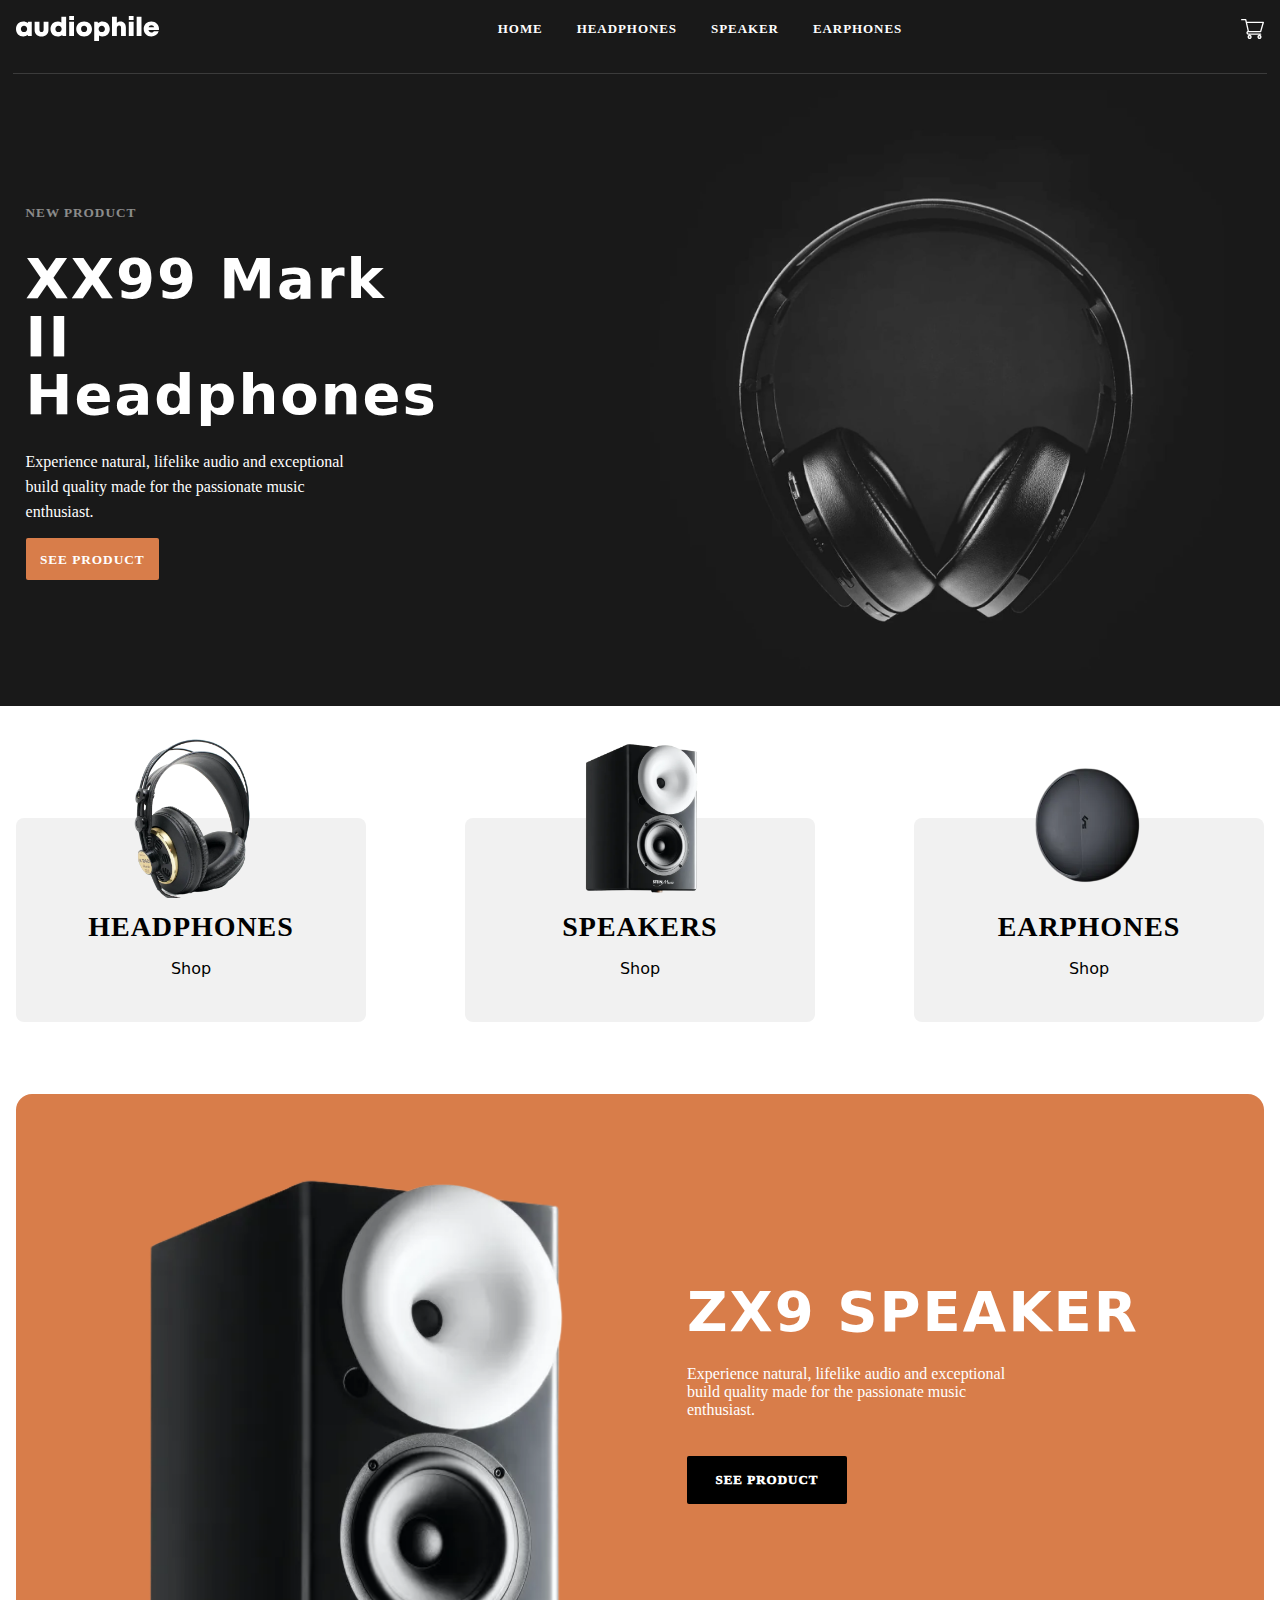
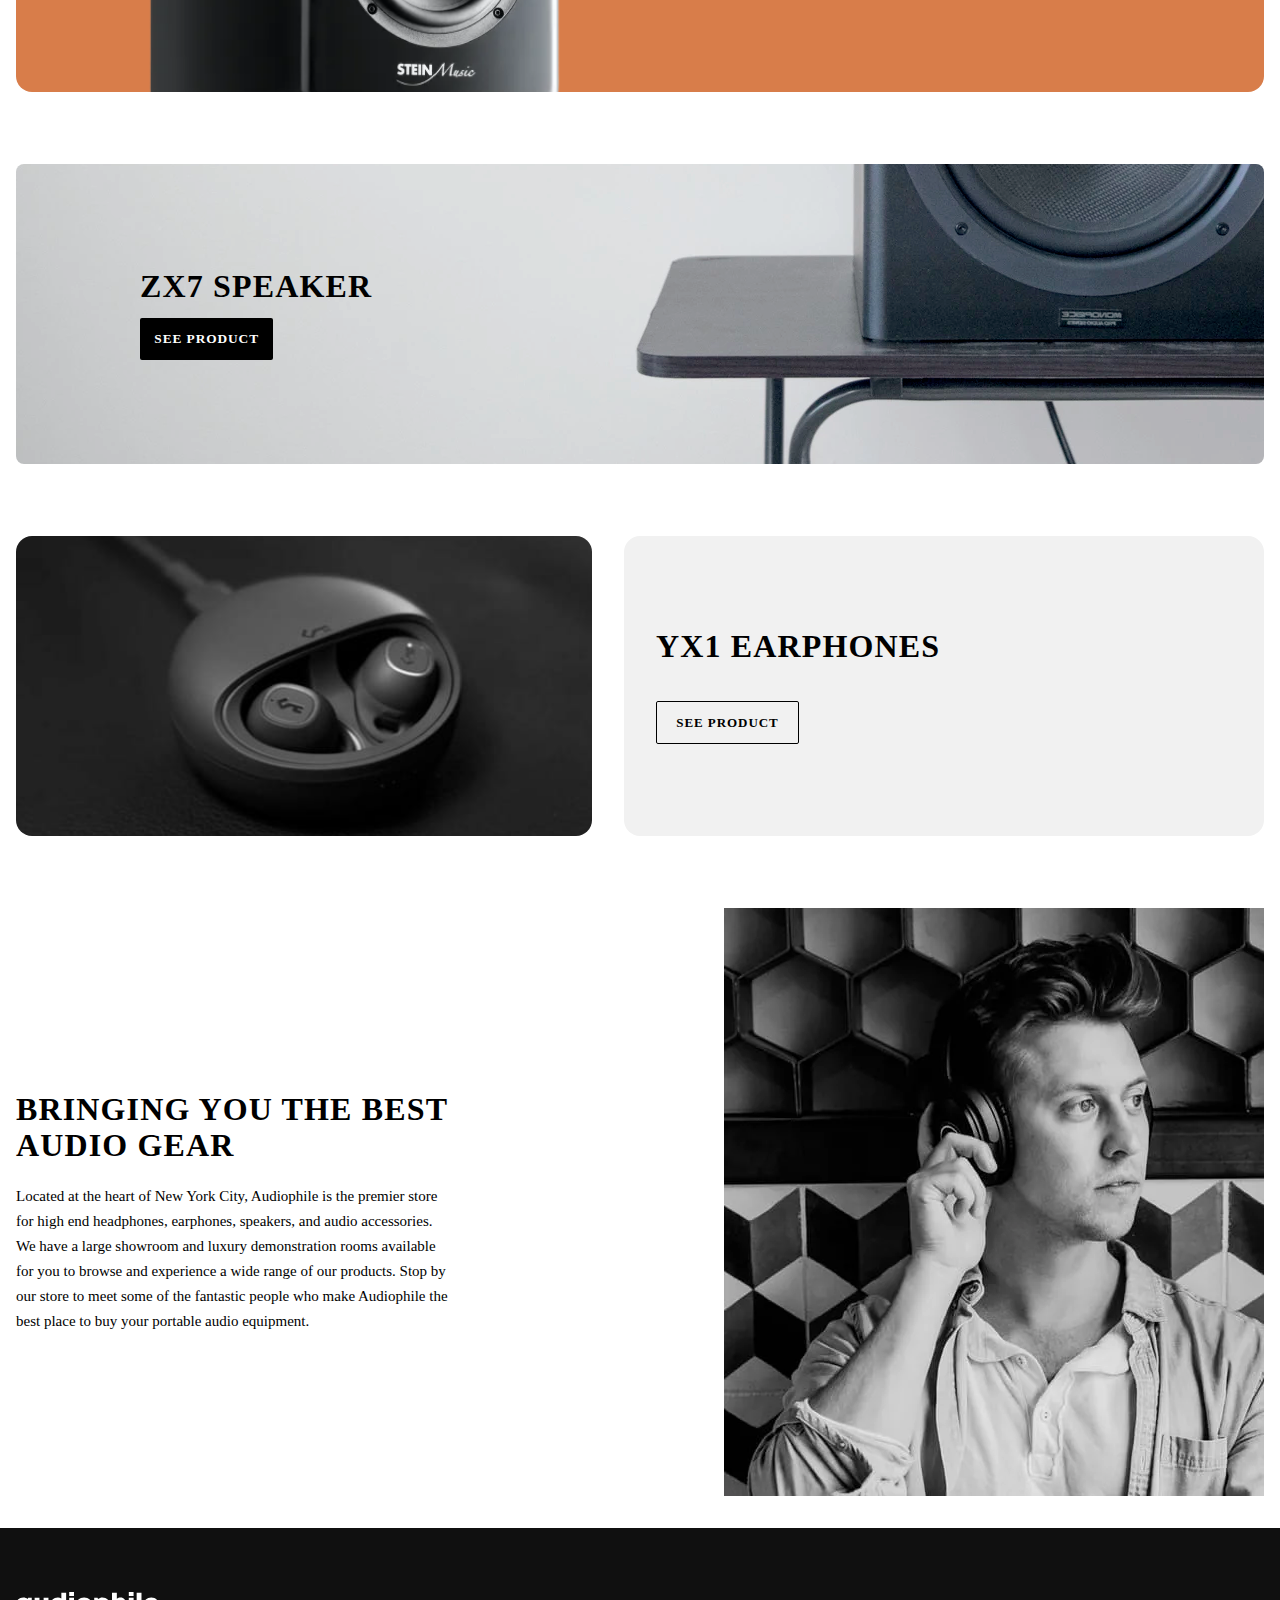
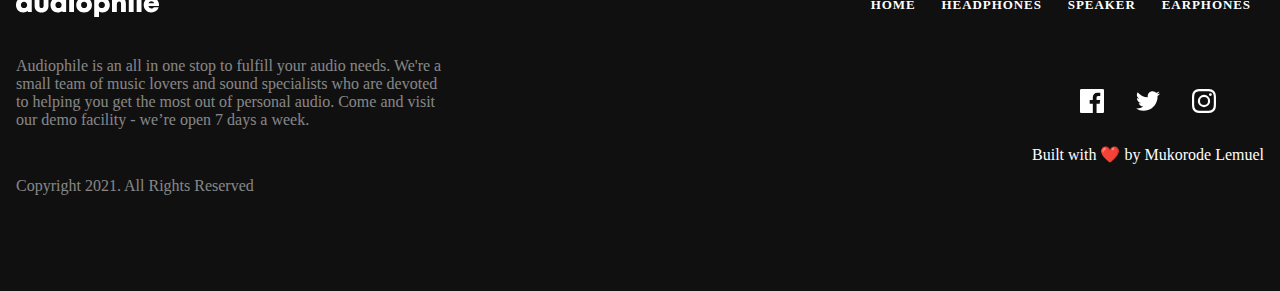
<file: index.html>
<!DOCTYPE html>
<html lang="en">
<head>
    <meta charset="UTF-8">
    <meta name="viewport" content="width=device-width, initial-scale=1.0">
    <title>Asto Commerce</title>
    <link rel="stylesheet" href="style.css" >
    <link rel="preconnect" href="https://fonts.googleapis.com">
    <link rel="preconnect" href="https://fonts.gstatic.com" crossorigin>
    <link href="https://fonts.googleapis.com/css2?family=Arimo:ital,wght@0,400..700;1,400..700&family=Barlow:ital,wght@0,100;0,200;0,300;0,400;0,500;0,600;0,700;0,800;0,900;1,100;1,200;1,300;1,400;1,500;1,600;1,700;1,800;1,900&family=Fraunces:ital,opsz,wght@0,9..144,100..900;1,9..144,100..900&family=Inter:wght@100..900&family=League+Spartan:wght@100..900&family=Lora:ital@1&family=Manrope:wght@200..800&family=Outfit:wght@100;200;300&family=Sora:wght@100..800&display=swap" rel="stylesheet">
</head>
<body>
    <div id="modal" >
        <div id="modal-bg" ></div>
        <div id="modal-view" >
            <div class="flex cart-ctrl"><span>Cart (3)</span> <span>Remove all</span></div>
            
            <div class="flex flex-column"  id="cart-items" >
                <div class="flex cart-item" >
                    <div class="flex">
                        <img src="images/image-category-page-preview_002.jpg" >

                        <div class="" >
                            <div class="" >XX59</div> 
                            <div class="" >$ 899</div>
                        </div>
                    </div>
                    <div class="" >
                        <input type="number" value="1" >
                    </div>
                </div>
                <div class="flex cart-item" >
                    <div class="flex" >
                        <img src="images/image-category-page-preview.jpg" >

                        <div class="" >
                            <div class="" >XX99 MK II</div> 
                            <div class="" >$ 2,999</div>
                        </div>
                    </div>

                    <div class="" >
                        <input type="number" value="1" >
                    </div>
                </div>
                <div class="flex cart-item" >
                    <div class="flex" >
                        <img src="images/image-category-page-preview_003.jpg" >

                        <div class="" >
                            <div class="" >YX1</div> 
                            <div class="" >$ 599</div>
                        </div>
                    </div>

                    <div class="" >
                        <input type="number" value="1" >
                    </div>
                </div>
                <div class="flex total" ><span>Total</span> <span>$ 5,396</span></div>
                <div class="flex" >
                    <button class="btn serif">Checkout</button>
                </div>
            </div>
        </div>
    </div>
    <main>
        <header class="flex" >
            <img src="images/logo.ad23a5d0_aDOKI.svg" alt="logo" >
            <nav class="bgs flex" >
                <a href="" >Home</a>
                <a href="" >Headphones</a>
                <a href="" >Speaker</a>
                <a href="" >Earphones</a>
            </nav>
            <img id="cart-btn" src="images/icon-cart.5bafe753_1COaOQ.svg" alt="cart" >
        </header>
        <div class="line" ></div>
        <nav class="sms flex serif" >
            <a href="" >Home</a>
            <a href="" >Headphones</a>
            <a href="" >Speaker</a>
            <a href="" >Earphones</a>
        </nav>

        <section class="in-main flex">
            <div class="flex">
                <h5 class="serif" >NEW PRODUCT</h5>
                <div style='width: 396px;' ><h1>XX99 Mark II Headphones</h1></div>
                <span style='width: 349px;' class="serif" >Experience natural, lifelike audio and exceptional build quality made for the passionate music enthusiast.</span>
                <button class="btn serif" >See Product</button>
            </div>
        </section>
    </main>


    <div id="container" class="flex" >
        <section class="flex sect">
            <div class='item flex' >
                <img width=350 height=204 src="images/headphone.1914ea3b_11SD13.webp" >
                <h2 class="serif" >Headphones</h2>
                <span>Shop</span>
            </div> 

            <div class='item flex' >
                <img width=350 height=204 src="images/speaker.0da4be20_2vGkD1.webp" >
                <h2 class="serif" >Speakers</h2>
                <span>Shop</span>
            </div> 
            
            <div class='item flex' >
                <img class='sml-img' src="images/earphone.1516cd1d_2vuL3z.webp" >
                <h2 class="serif" >Earphones</h2>
                <span>Shop</span>
            </div> 
        </section>

        <section class="orange-sect sect flex">
            <img height="548" width="456" src="images/speaker.0da4be20_2vGkD1.webp" >
            <div class="flex" >
                <h1>ZX9 SPEAKER</h1>
                <span style='width: 349px;' >Experience natural, lifelike audio and exceptional build quality made for the passionate music enthusiast.</span>
                <button class="btn black serif">
                    See product
                </button>
            </div>
        </section>

        <section class="gray-sect sect flex">
            <div>
                <h1>ZX7 SPEAKER</h1>
                <button class="btn black serif" >See product</button>
            </div>
        </section>

        <section class="black-sect sect flex" >
            <div></div>
            <div class="flex" >
                <h1>YX1 EARPHONES</h1>
                <button class="btn transparent serif" >See product</button>
            </div>
        </section>
    
        <section class="transparent-sect sect flex" >
            <img src="images/image-best-gear.eec6124f_172pLe.webp">
            <div>
                <h1>BRINGING YOU THE BEST AUDIO GEAR</h1>
                <span>Located at the heart of New York City, Audiophile is the premier store for high end headphones, earphones, speakers, and audio accessories. We have a large showroom and luxury demonstration rooms available for you to browse and experience a wide range of our products. Stop by our store to meet some of the fantastic people who make Audiophile the best place to buy your portable audio equipment.</span>
            </div>
        </section>
    </div>

    <footer class="flex" >
        <div class="flex">
            <img height=25 width=143 src="images/logo.ad23a5d0_aDOKI.svg" alt="logo" >
            <nav class="flex" >
                <a href="" >Home</a>
                <a href="" >Headphones</a>
                <a href="" >Speaker</a>
                <a href="" >Earphones</a>
            </nav>
        </div>

        <div class="flex" >
            <div class="flex grays" >
                <span>
                    Audiophile is an all in one stop to fulfill your audio needs. We're a small team of music lovers and sound specialists who are devoted to helping you get the most out of personal audio. Come and visit our demo facility - we’re open 7 days a week.
                </span>
                <span>
                    Copyright 2021. All Rights Reserved
                </span>
            </div>
            <div class="flex" >
               <div class="flex socials">
                    <img src="images/icon-facebook.4e7e7f56_ZR9FL3.svg" >
                    <img src="images/icon-twitter.f5e49159_Z19dz7K.svg" >
                    <img src="images/icon-instagram.25ecd746_Z1JFDqO.svg" >
                </div>
                <span>Built with ❤️ by Mukorode Lemuel</span>
            </div>
        </div>
    </footer>
    <script src="app.js" ></script>
</body>
</html>
</file>
<file: style.css>
body{
margin:0;
}

:root {
    --primary: #d87d4a;
    --dark: #101010;
    --evening: #0e0e0e;
    --night: #000;
    --gray: #f1f1f1;
    --off-white: #fafafa;
    --white: #fff;
    --dim-white: rgb(255, 255, 255, .5);
    --primary-light: #fbaf85;
    --apple-font: ui-sans-serif,system-ui,-apple-system,BlinkMacSystemFont,Segoe UI,Roboto,Helvetica Neue,Arial,Noto Sans,sans-serif,"Apple Color Emoji","Segoe UI Emoji",Segoe UI Symbol,"Noto Color Emoji";
}

*{
    box-sizing:border-box;
}

.w-\[349px\] {
    width: 349px;
}

.flex{
    display:flex;
    gap:0.5em;
    justify-content: center;
}

.flex-column{
    flex-direction:column;
}

#modal-view .total{
    justify-content: space-between;
    font-size:1.125rem;
    font-weight:700;
    text-transform: uppercase;
    margin-top:1em;
}   

.btn{
    background:var(--primary);
    border:0;
    color:#fff;
    padding:0.65em 0.8em;
    border-radius:0.15em;
    margin-top:1em;
    width:10em;
    
    text-align:center;
    text-transform: uppercase;
    cursor: pointer;
}

.black.btn{
    background:#000;
}

.transparent.btn{
    background-color: transparent;
    border:1px solid;
    color:#000;
    font-size: .8125rem;
    width:11em;
}

.transparent.btn:hover{
    background-color: #000;
    color:#fff;
}

a{
    color:inherit;
    text-decoration: none;
}

main{
    background:#191919;
    color:#fff;
    padding-bottom:1em;
}

header{
    justify-content: space-between !important;
    align-items:center;
    padding:1em;
    z-index:3;
    position:relative;
}

.serif{
    font-family:serif;
    font-feature-settings: normal;
    font-variation-settings: normal;
    font-weight: 700;
    font-style: normal;
    font-weight: 700;
    line-height: 1.5625rem;
    letter-spacing: .05806rem;
}

nav.flex{
    gap:34px;
    padding:0 1em;
    font-weight:1000;
    text-transform: uppercase;
    font-size: .8125rem;
    font-style: normal;
    font-weight: 700;
    line-height: 1.5625rem;
    letter-spacing: .05806rem;
}

nav.sms{
    flex-wrap:wrap;
}

.line{
    height:1px;
    width:98%;
    margin:1em 1%;
    background:#3b3b3b;
}

section.in-main{
    background-image: url("images/image-header.jpg");
    min-height: 600px;
    background-size: contain;
    background-position: center;
    background-repeat: no-repeat;
    margin:0;
    color:#fff;
    align-items:center;
    padding:0 5%;
    text-align: center;
    justify-content: center !important;
}

section.in-main > div{
    flex-direction:column;
    align-items:center;
}

section.in-main > div > *{
    margin: 0.2em 0;
}

section.in-main > div > h5{
    color:rgba(255, 255, 255, 0.5);
}

section.in-main > div h1{
    font-size: 3.5rem;
    font-style: normal;
    font-weight: 700;
    line-height: 3.625rem;
    letter-spacing: .125rem;
    margin: 0.2em 0;
    font-family: var(--apple-font);
}

section.in-main > div > span{
    font-weight:200;
    letter-spacing: 0rem;
}


section.in-main > img{
   flex:1.5;
   width:70%;
}

.bgs{
    display:none;
}

.sect{
    margin: 32px 16px;
    border-radius: 8px;
    border-radius: 1em;
    max-width:736px;
    width:calc(100% - (16px*2));
}

#container{
    align-items: center;
    flex-direction: column;
}

.sect{
    margin:10%;
    flex-direction:column;
    align-items: center;
    gap: 2rem;
}

.item{
    background:var(--gray);
    flex-direction: column;
    padding:4em 2em 1em;
    justify-content: center;
    align-items: center;
    position: relative;
    width: 350px;
    height:204px;
    gap:16px;
    border-radius: 8px;
    margin-top:5em;
}

.item img{
    width: 122.947px;
    height: 160px;
    position:absolute;
    top:-80px;
}

.item .sml-img{
    height:160px;
    width:160px;
}

.item h2{
    text-transform: uppercase;
    font-size: 1.75rem;
    font-style: normal;
    font-weight: 700;
    line-height: normal;
    margin:0;
}

.item span{
    font-family: var(--apple-font);
}

.orange-sect{
    background:var(--primary);
    padding: 64px 24px;
}
.orange-sect, .orange-sect > div{
    justify-content: center;
    align-items: center;
    flex-direction: column;
    color:#fff;
    text-align:center;
    margin: 0 16px;
    gap: 24px;
}

.orange-sect h1{
    font-family: var(--apple-font);
    font-size: 3.5rem;
    font-style: normal;
    font-weight: 700;
    line-height: 3.625rem;
    letter-spacing: .125rem;
    margin:0;
}

.orange-sect img{
    position:static;
    width: 172.248px;
    height: 207px;
}

.orange-sect .btn{
    font-weight:1000;
    font-size: 1rem;
    height:3rem;
    display:flex;
    align-items: center;
    justify-content: center;
    font-size: .8125rem;
    letter-spacing: .0625rem;
    width:10rem;
}

.gray-sect{
    background-image:url("images/speaker-on-table-bg.png");
    height: 300px;
    border-radius: 8px;
    background-position-y: 0%;
    background-repeat: repeat;
    background-position-y: -750px;
    background-repeat: no-repeat;
    align-items: center;
    padding: 34px 124px;
    flex-direction: column;
    justify-content: center;
    align-items: center;
    gap:0.5em;
}

.gray-sect h1{
    margin:0;
    font-size: 2rem;
    font-style: normal;
    font-weight: 700;
    line-height: 2.25rem;
    letter-spacing: .07144rem;
}

.black-sect{
    flex-direction: column;
    gap:2rem !important;
}

.black-sect > div:first-child{
    background-image: url("images/image-earphones-yx1.jpg");
    height: 300px;
    border-radius: 1em;
    background-size:cover;
    background-position: center;
    background-repeat: no-repeat;
    width:100%;
}

.black-sect > div:last-child{
    background-color: var(--gray);
    height: 300px;
    border-radius: 1em;
    width: 100%;
    padding: 1em 2em;
    justify-content: center;
    flex-direction:column;
}

.black-sect > div:last-child h1{
    font-size: 2rem;
    font-style: normal;
    font-weight: 700;
    line-height: 2.25rem;
    letter-spacing: .07144rem;
    margin:0 0 0.5em;
}

.transparent-sect{
    align-items: center;
    justify-content: center;
    flex-direction: column;
    text-align: center;
}

.transparent-sect img{
    width:100%;
}

.transparent-sect h1{
    font-size: 2rem;
    font-style: normal;
    font-weight: 700;
    line-height: 2.25rem;
    letter-spacing: .07144rem;
}

.transparent-sect span{
    font-size: .9375rem;
    font-style: normal;
    font-weight: 500;
    line-height: 1.5625rem;
}

footer{
    background-color: var(--dark);
    flex-direction:column;
    gap:2em;
    color:#fff;
    justify-content: center;
    align-items: center;
    padding:64px 16px;
}

footer .flex{
    flex-direction: column;
    gap:2em;
    align-items: center;
}

footer .flex.socials{
    flex-direction: row;
}

.grays.flex{
    color: rgba(255, 255, 255, 0.5);
    margin:2em 0;
    gap:3em;
    padding:0 16px;
    text-align: center;
}

#cart-btn:hover, #modal-bg{
    cursor:pointer;
}

#modal{
    position: fixed;
    height:100%;
    width:100%;
    z-index:2;
    display:none;
}

#modal #modal-bg{
    background-color:#0005;
    top:0;
    left:0;
    height:100%;
    width:100%;
    position:absolute;
}

.cart-ctrl{
    justify-content: space-between;
    margin-bottom:2em;
}

.cart-ctrl span:first-child{
    text-transform:uppercase;
    font-weight: 700;
}

.cart-ctrl span:last-child{
    font-family: var(--apple-font);
}

.cart-item img{
    height:auto;
    width: 55px;
    border-radius: 0.2em;
}

.cart-item{
    display:flex;
    align-items: center;
    justify-content: space-between;
}

#cart-items{
    gap:1em;
}

.cart-item > div > div{
    display:flex;
    flex-direction: column;
    gap:0.5em;
    align-items: start;
    justify-content: center;
}

.cart-item > div > div > div:first-child{
    font-weight:700;
}

.cart-item input{
    width:5em;
    background:var(--gray);
    border:0px solid;
    width: 100px;
    height: 36px;
    border: 1px solid var(--gray);
    padding: 0 14px;
    font-size:0.875rem;
    outline:0;
}

.cart-item input:focus{
    border:1px solid var(--primary);
}

#modal{
    width: 100%;
}

#modal #modal-view{
    background-color:#fff;
    padding:1em;
    border-radius:0.2em;
    width: 100%;
    position: absolute;
    top: 90px;
}

#modal .btn{
    width:100%;
}

@media screen and (min-width:784px) {   
    section.in-main{
        padding: 0 20%;
    }
    #modal #modal-view{
        width: 377px;
        right: 150px;
    }
    .sect{
        min-width:736px;
    }
}

@media screen and (min-width:1024px) { 

    section.in-main{
        background-image: url("images/desktop-image-hero.jpg");
        text-align: left;
        background-position-y: -20px;
        background-position-x: 140px;
        padding: 0 2%;
        justify-content: space-between !important;

    }
    section.in-main > div{
        flex:0.4;
        align-items:normal;
     }   
     .bgs{
        display:block;
     } 
     .bgs.flex{
        display:flex;
     }
     .sms{
        display:none;
     }
  
    .sect{
        flex-direction: row;
        justify-content: space-between;
        margin:5% 2%;
        gap:5rem;
    }
    .orange-sect{
        overflow:hidden;
        flex-direction: row;
        padding: 15px 30px;
        gap:6rem;
        justify-content: center;
    }
    .orange-sect img{
        height:568px;
        width:450px;
        position:relative;
        bottom:-50px;
    }
    .orange-sect > div{
        align-items:start;
        text-align:left;
    }

    .black-sect{
        flex-direction: row;
    }
    
    .black-sect > div{
        flex:1;
    }

    .sect{
        margin: 32px 16px;
        max-width:100%;
    }

    .transparent-sect{
        flex-direction: row;
        justify-content: space-between;
        text-align: left;
    }
    
    .transparent-sect img{
        width:auto;
    }

    .transparent-sect img{
        order:2;
    }

    .transparent-sect > div{
        width: 35%;
    }
    
    footer > div.flex{
        flex-direction: row;
        justify-content: space-between;
        width:100%;
    }
    footer > div nav.flex{
        flex-direction: row;
    }

    footer > div.flex  .grays{
        text-align: left;
        align-items: start;
        width:35%;
        padding:0;
    }
}
</file>
